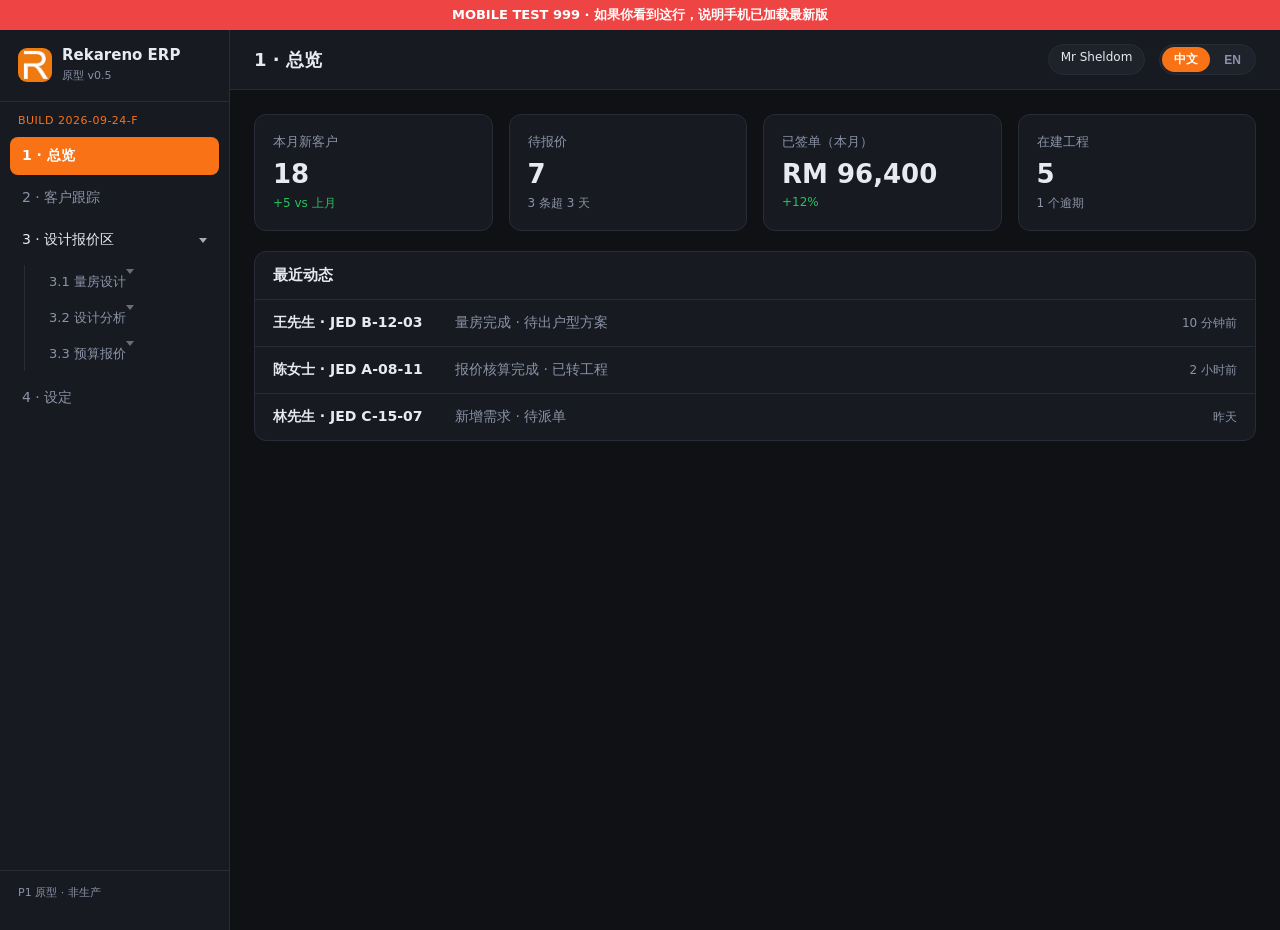
<file: index.html>
﻿<!DOCTYPE html>
<html lang="zh-CN">
<head>
<meta charset="utf-8">
<meta name="viewport" content="width=device-width, initial-scale=1">
<title>Rekareno ERP · Prototype</title>
<link rel="stylesheet" href="style.css?v=6">
</head>
<body>
<div style="background:#ef4444;color:#fff;text-align:center;font-size:13px;font-weight:700;padding:6px">MOBILE TEST 999 · 如果你看到这行，说明手机已加载最新版</div>
<div class="app">
  <aside class="sidebar" id="sidebar">
    <button class="menu-toggle" id="menuToggle" aria-label="Menu">☰</button>
    <div class="brand"><img class="logo-img" src="logo-r.png" alt="REKARENO"><div><b>Rekareno ERP</b><small data-i18n="brandSub">原型 v0.5</small></div></div>
    <div style="padding:0 18px 10px;color:#f97316;font-size:11px;letter-spacing:.5px">BUILD 2026-09-24-F</div>
    <nav id="mainNav">
      <a class="nav-item active" data-page="overview" data-i18n="nav_overview">1 · 总览</a>
      <a class="nav-item" data-page="customers" data-i18n="nav_customers">2 · 客户跟踪</a>

      <div class="nav-group">
        <a class="nav-item nav-parent" data-toggle="design" data-i18n="nav_design">3 · 设计报价区</a>
        <div class="nav-children">
          <a class="nav-child nav-parent2" data-toggle="d31" data-i18n="nav_d31">3.1 量房设计</a>
          <div class="nav-grandchildren">
            <a class="nav-grandchild" data-page="d311" data-i18n="nav_d311">3.1.1 量房设计</a>
            <a class="nav-grandchild" data-page="d312" data-i18n="nav_d312">3.1.2 户型方案</a>
          </div>
          <a class="nav-child nav-parent2" data-toggle="d32" data-i18n="nav_d32">3.2 设计分析</a>
          <div class="nav-grandchildren">
            <a class="nav-grandchild" data-page="d321" data-i18n="nav_d321">3.2.1 部门分析（设计）</a>
            <a class="nav-grandchild" data-page="d322" data-i18n="nav_d322">3.2.2 目标分析（设计）</a>
          </div>
          <a class="nav-child nav-parent2" data-toggle="d33" data-i18n="nav_d33">3.3 预算报价</a>
          <div class="nav-grandchildren">
            <a class="nav-grandchild" data-page="d331" data-i18n="nav_d331">3.3.1 预算列表</a>
            <a class="nav-grandchild" data-page="d332" data-i18n="nav_d332">3.3.2 报价核算</a>
            <a class="nav-grandchild" data-page="d333" data-i18n="nav_d333">3.3.3 个人报价</a>
          </div>
        </div>
      </div>

      <a class="nav-item" data-page="settings" data-i18n="nav_settings">4 · 设定</a>
    </nav>
    <div class="sidebar-foot" data-i18n="footNote">P1 原型 · 非生产</div>
  </aside>

  <main class="main">
    <header class="topbar">
      <h1 id="pageTitle" data-i18n="nav_overview">1 · 总览</h1>
      <div class="topbar-right">
        <span class="pill">Mr Sheldom</span>
        <div class="lang-switch">
          <button class="lang-btn active" data-lang="zh">中文</button>
          <button class="lang-btn" data-lang="en">EN</button>
        </div>
      </div>
    </header>


    <!-- ===== 1 总览 ===== -->
    <section class="page active" id="page-overview">
      <div class="cards">
        <div class="card"><div class="k" data-i18n="k_newCustomers">本月新客户</div><div class="v">18</div><div class="d up" data-i18n="k_newCustomersD">+5 vs 上月</div></div>
        <div class="card clickable" data-goto="d331"><div class="k" data-i18n="k_pendingQuotes">待报价</div><div class="v">7</div><div class="d" data-i18n="k_pendingQuotesD">3 条超 3 天</div></div>
        <div class="card"><div class="k" data-i18n="k_signed">已签单（本月）</div><div class="v">RM 96,400</div><div class="d up">+12%</div></div>
        <div class="card"><div class="k" data-i18n="k_active">在建工程</div><div class="v">5</div><div class="d" data-i18n="k_activeD">1 个逾期</div></div>
      </div>
      <div class="panel">
        <div class="panel-head"><h2 data-i18n="feedTitle">最近动态</h2></div>
        <ul class="feed">
          <li><b>王先生 · JED B-12-03</b><span data-i18n="f1">量房完成 · 待出户型方案</span><em data-i18n="t10m">10 分钟前</em></li>
          <li><b>陈女士 · JED A-08-11</b><span data-i18n="f2">报价核算完成 · 已转工程</span><em data-i18n="t2h">2 小时前</em></li>
          <li><b>林先生 · JED C-15-07</b><span data-i18n="f3">新增需求 · 待派单</span><em data-i18n="tYest">昨天</em></li>
        </ul>
      </div>
    </section>

    <!-- ===== 2 客户跟踪 ===== -->
    <section class="page" id="page-customers">
      <div class="toolbar">
        <input class="input" data-i18n-ph="ph_searchCustomer" placeholder="搜索姓名 / 电话 / 房号">
        <select class="input">
          <option data-i18n="statusAll">全部状态</option>
          <option data-i18n="st_new">新客户</option>
          <option data-i18n="st_measure">已量房</option>
          <option data-i18n="st_design">设计中</option>
          <option data-i18n="st_quoted">已报价</option>
          <option data-i18n="st_signed">已签单</option>
        </select>
        <button class="btn primary" data-i18n="btn_addCustomer">+ 新增客户</button>
      </div>
      <table class="table">
        <thead><tr>
          <th data-i18n="th_name">姓名</th><th data-i18n="th_phone">电话</th><th data-i18n="th_unit">项目/房号</th>
          <th data-i18n="th_source">来源</th><th data-i18n="th_status">状态</th><th data-i18n="th_owner">跟进人</th><th data-i18n="th_action">操作</th>
        </tr></thead>
        <tbody>
          <tr><td>王先生</td><td>012-345 6789</td><td>JED Residensi · B-12-03</td><td data-i18n="src_online">线上广告</td><td><span class="tag blue" data-i18n="st_quoted">已报价</span></td><td>Nelson</td><td><a class="link-goto" data-goto="d331" data-i18n="act_quote">看报价</a></td></tr>
          <tr><td>陈女士</td><td>019-876 5432</td><td>JED Residensi · A-08-11</td><td data-i18n="src_ref">转介绍</td><td><span class="tag green" data-i18n="st_signed">已签单</span></td><td>Jack</td><td><a class="link-goto" data-goto="d331" data-i18n="act_quote">看报价</a></td></tr>
          <tr><td>林先生</td><td>016-222 3344</td><td>JED Residensi · C-15-07</td><td data-i18n="src_showroom">展厅</td><td><span class="tag gray" data-i18n="st_new">新客户</span></td><td>—</td><td><a class="link-goto" data-goto="d311" data-i18n="act_measure">看量房</a></td></tr>
          <tr><td>黄小姐</td><td>011-999 8888</td><td>JED Residensi · D-02-09</td><td data-i18n="src_online">线上广告</td><td><span class="tag orange" data-i18n="st_design">设计中</span></td><td>Yao</td><td><a class="link-goto" data-goto="d312" data-i18n="act_plan">看方案</a></td></tr>
        </tbody>
      </table>
    </section>

    <!-- ===== 3.1.1 量房设计 ===== -->
    <section class="page" id="page-d311">
      <div class="toolbar">
        <input class="input" data-i18n-ph="ph_searchMeasure" placeholder="搜索客户 / 房号">
        <button class="btn primary" data-action="new-measure" data-i18n="btn_newMeasure">+ 新建量房</button>
      </div>
      <table class="table">
        <thead><tr>
          <th data-i18n="th_measureNo">量房单号</th><th data-i18n="th_customer">客户</th><th data-i18n="th_unit">项目/房号</th>
          <th data-i18n="th_measureDate">量房日期</th><th data-i18n="th_measurer">量房人</th><th data-i18n="th_status">状态</th><th data-i18n="th_action">操作</th>
        </tr></thead>
        <tbody>
          <tr><td>M-202609-021</td><td>王先生</td><td>JED · B-12-03</td><td>2026-09-20</td><td>Nelson</td><td><span class="tag green" data-i18n="ms_done">已完成</span></td><td><a class="link-goto" data-goto="d312" data-i18n="act_plan">看方案</a></td></tr>
          <tr><td>M-202609-019</td><td>黄小姐</td><td>JED · D-02-09</td><td>2026-09-22</td><td>Yao</td><td><span class="tag green" data-i18n="ms_done">已完成</span></td><td><a class="link-goto" data-goto="d312" data-i18n="act_plan">看方案</a></td></tr>
          <tr><td>M-202609-024</td><td>林先生</td><td>JED · C-15-07</td><td>2026-09-24</td><td>—</td><td><span class="tag orange" data-i18n="ms_pending">待量房</span></td><td><a data-i18n="act_edit">编辑</a></td></tr>
        </tbody>
      </table>
    </section>

    <!-- ===== 3.1.2 户型方案 ===== -->
    <section class="page" id="page-d312">
      <div class="toolbar">
        <input class="input" data-i18n-ph="ph_searchPlan" placeholder="搜索客户 / 方案号">
        <button class="btn primary" data-action="new-plan" data-i18n="btn_newPlan">+ 新建方案</button>
      </div>
      <table class="table">
        <thead><tr>
          <th data-i18n="th_planNo">方案号</th><th data-i18n="th_customer">客户</th><th data-i18n="th_layout">户型</th>
          <th data-i18n="th_area">面积</th><th data-i18n="th_designer">设计师</th><th data-i18n="th_status">状态</th><th data-i18n="th_action">操作</th>
        </tr></thead>
        <tbody>
          <tr><td>D-202609-008</td><td>王先生</td><td data-i18n="ly_3r2l">3房2厅</td><td>1100 sqft</td><td>Amy</td><td><span class="tag blue" data-i18n="dp_review">待确认</span></td><td><a class="link-goto" data-goto="d331" data-i18n="act_budget">去预算</a></td></tr>
          <tr><td>D-202609-007</td><td>黄小姐</td><td data-i18n="ly_2r1l">2房1厅</td><td>850 sqft</td><td>Ben</td><td><span class="tag green" data-i18n="dp_approved">已确认</span></td><td><a class="link-goto" data-goto="d331" data-i18n="act_budget">去预算</a></td></tr>
        </tbody>
      </table>
    </section>

    <!-- ===== 3.2.1 部门分析（设计） ===== -->
    <section class="page" id="page-d321">
      <div class="cards">
        <div class="card"><div class="k" data-i18n="a_deptTotal">设计部单量</div><div class="v">36</div><div class="d up" data-i18n="a_thisMonth">本月</div></div>
        <div class="card"><div class="k" data-i18n="a_avgDays">平均出图天数</div><div class="v">4.2</div><div class="d" data-i18n="a_days">天</div></div>
        <div class="card"><div class="k" data-i18n="a_convert">方案转化率</div><div class="v">62%</div><div class="d up">+4%</div></div>
      </div>
      <table class="table">
        <thead><tr><th data-i18n="th_designer">设计师</th><th data-i18n="th_planCount">方案数</th><th data-i18n="th_confirmed">已确认</th><th data-i18n="th_rate">转化率</th></tr></thead>
        <tbody>
          <tr><td>Amy</td><td>14</td><td>9</td><td>64%</td></tr>
          <tr><td>Ben</td><td>12</td><td>7</td><td>58%</td></tr>
          <tr><td>Cindy</td><td>10</td><td>7</td><td>70%</td></tr>
        </tbody>
      </table>
    </section>

    <!-- ===== 3.2.2 目标分析（设计） ===== -->
    <section class="page" id="page-d322">
      <table class="table">
        <thead><tr><th data-i18n="th_target">目标项</th><th data-i18n="th_targetVal">目标</th><th data-i18n="th_actual">实际</th><th data-i18n="th_gap">差距</th><th data-i18n="th_progress">进度</th></tr></thead>
        <tbody>
          <tr><td data-i18n="g_planTarget">本月方案新增</td><td>40</td><td>36</td><td>-4</td><td><div class="bar"><i style="width:90%"></i></div>90%</td></tr>
          <tr><td data-i18n="g_quoteTarget">本月报价完成</td><td>25</td><td>21</td><td>-4</td><td><div class="bar"><i style="width:84%"></i></div>84%</td></tr>
          <tr><td data-i18n="g_convertTarget">方案转化率</td><td>65%</td><td>62%</td><td>-3%</td><td><div class="bar"><i style="width:95%"></i></div>95%</td></tr>
        </tbody>
      </table>
    </section>

    <!-- ===== 3.3.1 预算列表 ===== -->
    <section class="page" id="page-d331">
      <div class="toolbar">
        <input class="input" data-i18n-ph="ph_searchBudget" placeholder="搜索客户 / 预算单号">
        <select class="input">
          <option data-i18n="bsAll">全部状态</option>
          <option data-i18n="bs_draft">草稿</option>
          <option data-i18n="bs_review">待核算</option>
          <option data-i18n="bs_done">已核算</option>
        </select>
        <button class="btn primary" data-action="new-budget" data-i18n="btn_newBudget">+ 新建预算</button>
      </div>
      <table class="table">
        <thead><tr>
          <th data-i18n="th_budgetNo">预算单号</th><th data-i18n="th_customer">客户</th><th data-i18n="th_unit">项目/房号</th>
          <th data-i18n="th_amount">金额 (RM)</th><th data-i18n="th_status">状态</th><th data-i18n="th_action">操作</th>
        </tr></thead>
        <tbody>
          <tr><td>B-202609-014</td><td>王先生</td><td>JED · B-12-03</td><td>34,580</td><td><span class="tag orange" data-i18n="bs_review">待核算</span></td><td><a class="link-goto" data-goto="d332" data-i18n="act_calc">去核算</a></td></tr>
          <tr><td>B-202609-013</td><td>黄小姐</td><td>JED · D-02-09</td><td>26,800</td><td><span class="tag gray" data-i18n="bs_draft">草稿</span></td><td><a data-i18n="act_edit">编辑</a></td></tr>
          <tr><td>B-202609-011</td><td>陈女士</td><td>JED · A-08-11</td><td>41,200</td><td><span class="tag green" data-i18n="bs_done">已核算</span></td><td><a class="link-goto" data-goto="d333" data-i18n="act_view">查看明细</a></td></tr>
        </tbody>
      </table>
    </section>

    <!-- ===== 3.3.2 报价核算 ===== -->
    <section class="page" id="page-d332">
      <div class="detail-head">
        <div>
          <div class="dh-no">B-202609-014 <span class="tag orange" data-i18n="bs_review">待核算</span></div>
          <div class="dh-sub"><span data-i18n="d_customer">客户</span>: 王先生 · JED Residensi B-12-03</div>
        </div>
        <div class="detail-actions">
          <button class="btn" data-action="recalc" data-i18n="btn_recalc">重新核算</button>
          <button class="btn primary" data-action="approve" data-i18n="btn_approve">核准报价</button>
        </div>
      </div>
      <table class="table detail-table">
        <thead><tr><th data-i18n="th_itemName">项目名称</th><th data-i18n="th_qty">数量</th><th data-i18n="th_unitPrice">单价 (RM)</th><th data-i18n="th_subtotal">小计 (RM)</th></tr></thead>
        <tbody>
          <tr><td data-i18n="it_ceiling">石膏板吊顶</td><td>45 ft</td><td>35.00</td><td>1,575.00</td></tr>
          <tr><td data-i18n="it_wardrobe">衣柜定制</td><td>12 ft</td><td>480.00</td><td>5,760.00</td></tr>
          <tr><td data-i18n="it_kitchen">厨房橱柜</td><td>14 ft</td><td>620.00</td><td>8,680.00</td></tr>
          <tr><td data-i18n="it_paint">全屋油漆</td><td>1100 sqft</td><td>3.50</td><td>3,850.00</td></tr>
          <tr><td data-i18n="it_tiling">地砖铺贴</td><td>850 sqft</td><td>8.50</td><td>7,225.00</td></tr>
          <tr><td data-i18n="it_wiring">水电改造</td><td>60 point</td><td>85.00</td><td>5,100.00</td></tr>
          <tr><td data-i18n="it_lighting">灯具安装</td><td>38 pcs</td><td>25.00</td><td>950.00</td></tr>
          <tr><td data-i18n="it_floor">地板铺装</td><td>120 sqft</td><td>12.00</td><td>1,440.00</td></tr>
        </tbody>
      </table>
      <div class="totals">
        <div class="trow"><span data-i18n="t_subtotal">小计</span><b>RM 34,580.00</b></div>
        <div class="trow"><span data-i18n="t_discount">折扣 (-5%)</span><b class="minus">- RM 1,729.00</b></div>
        <div class="trow"><span data-i18n="t_tax">税</span><b>RM 0.00</b></div>
        <div class="trow grand"><span data-i18n="t_total">总计</span><b>RM 32,851.00</b></div>
      </div>
    </section>

    <!-- ===== 3.3.3 个人报价 ===== -->
    <section class="page" id="page-d333">
      <div class="cards">
        <div class="card"><div class="k" data-i18n="p_myQuotes">我的报价单</div><div class="v">9</div><div class="d" data-i18n="a_thisMonth">本月</div></div>
        <div class="card"><div class="k" data-i18n="p_myAmount">我的报价金额</div><div class="v">RM 268,400</div><div class="d up">+18%</div></div>
        <div class="card"><div class="k" data-i18n="p_myConvert">我的转化率</div><div class="v">58%</div><div class="d" data-i18n="p_teamAvg">团队均值 62%</div></div>
      </div>
      <table class="table">
        <thead><tr><th data-i18n="th_quoteNo">报价单号</th><th data-i18n="th_customer">客户</th><th data-i18n="th_amount">金额 (RM)</th><th data-i18n="th_status">状态</th></tr></thead>
        <tbody>
          <tr><td>B-202609-014</td><td>王先生</td><td>32,851</td><td><span class="tag blue" data-i18n="qs_sent">已发出</span></td></tr>
          <tr><td>B-202609-009</td><td>张先生</td><td>48,200</td><td><span class="tag green" data-i18n="qs_accepted">已接受</span></td></tr>
          <tr><td>B-202609-006</td><td>刘小姐</td><td>29,600</td><td><span class="tag gray" data-i18n="qs_draft">草稿</span></td></tr>
        </tbody>
      </table>
    </section>

    <!-- ===== 4 设定 ===== -->
    <section class="page" id="page-settings">
      <div class="panel">
        <div class="panel-head"><h2 data-i18n="set_langTitle">语言</h2></div>
        <div class="set-row">
          <div><b data-i18n="set_langLabel">界面语言</b><div class="set-hint" data-i18n="set_langHint">切换后全站生效，并记住你的选择</div></div>
          <div class="lang-switch">
            <button class="lang-btn active" data-lang="zh">中文</button>
            <button class="lang-btn" data-lang="en">EN</button>
          </div>
        </div>
      </div>
      <div class="panel">
        <div class="panel-head"><h2 data-i18n="set_companyTitle">公司信息</h2></div>
        <div class="set-row"><div><b data-i18n="set_companyName">公司名称</b></div><div class="set-val">Rekareno · Simbaplus Engineering (M) Sdn Bhd</div></div>
        <div class="set-row"><div><b data-i18n="set_currency">货币</b></div><div class="set-val">MYR (RM)</div></div>
        <div class="set-row"><div><b data-i18n="set_defaultLang">默认语言</b></div><div class="set-val" data-i18n="set_defaultLangVal">中文</div></div>
      </div>
      <div class="panel">
        <div class="panel-head"><h2 data-i18n="set_quoteTitle">报价设定</h2></div>
        <div class="set-row"><div><b data-i18n="set_taxRate">默认税率</b></div><div class="set-val">0%</div></div>
        <div class="set-row"><div><b data-i18n="set_discount">默认折扣</b></div><div class="set-val">5%</div></div>
        <div class="set-row"><div><b data-i18n="set_validity">报价默认有效期</b></div><div class="set-val">14 <span data-i18n="set_days">天</span></div></div>
      </div>
    </section>
  </main>
</div>

<script>
const I18N = {
  zh: {
    brandSub:"原型 v0.5", footNote:"P1 原型 · 非生产",
    nav_overview:"1 · 总览", nav_customers:"2 · 客户跟踪", nav_settings:"4 · 设定",
    nav_design:"3 · 设计报价区", nav_d31:"3.1 量房设计", nav_d32:"3.2 设计分析", nav_d33:"3.3 预算报价",
    nav_d311:"3.1.1 量房设计", nav_d312:"3.1.2 户型方案", nav_d321:"3.2.1 部门分析（设计）", nav_d322:"3.2.2 目标分析（设计）",
    nav_d331:"3.3.1 预算列表", nav_d332:"3.3.2 报价核算", nav_d333:"3.3.3 个人报价",
    k_newCustomers:"本月新客户", k_newCustomersD:"+5 vs 上月", k_pendingQuotes:"待报价", k_pendingQuotesD:"3 条超 3 天",
    k_signed:"已签单（本月）", k_active:"在建工程", k_activeD:"1 个逾期",
    feedTitle:"最近动态", f1:"量房完成 · 待出户型方案", f2:"报价核算完成 · 已转工程", f3:"新增需求 · 待派单",
    t10m:"10 分钟前", t2h:"2 小时前", tYest:"昨天",
    ph_searchCustomer:"搜索姓名 / 电话 / 房号", ph_searchMeasure:"搜索客户 / 房号", ph_searchPlan:"搜索客户 / 方案号", ph_searchBudget:"搜索客户 / 预算单号",
    statusAll:"全部状态", st_new:"新客户", st_measure:"已量房", st_design:"设计中", st_quoted:"已报价", st_signed:"已签单",
    btn_addCustomer:"+ 新增客户", btn_newMeasure:"+ 新建量房", btn_newPlan:"+ 新建方案", btn_newBudget:"+ 新建预算",
    act_quote:"看报价", act_measure:"看量房", act_plan:"看方案", act_budget:"去预算", act_calc:"去核算", act_view:"查看明细", act_edit:"编辑",
    th_name:"姓名", th_phone:"电话", th_unit:"项目/房号", th_source:"来源", th_status:"状态", th_owner:"跟进人", th_action:"操作",
    th_measureNo:"量房单号", th_measureDate:"量房日期", th_measurer:"量房人",
    th_planNo:"方案号", th_layout:"户型", th_area:"面积", th_designer:"设计师",
    th_budgetNo:"预算单号", th_amount:"金额 (RM)", th_quoteNo:"报价单号",
    th_designer2:"设计师", th_planCount:"方案数", th_confirmed:"已确认", th_rate:"转化率",
    th_target:"目标项", th_targetVal:"目标", th_actual:"实际", th_gap:"差距", th_progress:"进度",
    th_itemName:"项目名称", th_qty:"数量", th_unitPrice:"单价 (RM)", th_subtotal:"小计 (RM)",
    catAll:"全部类别", cat_carpentry:"木工", cat_custom:"定制", cat_paint:"油漆", cat_tiling:"泥水", cat_wiring:"水电",
    it_ceiling:"石膏板吊顶", it_wardrobe:"衣柜定制", it_kitchen:"厨房橱柜", it_paint:"全屋油漆",
    it_tiling:"地砖铺贴", it_wiring:"水电改造", it_lighting:"灯具安装", it_floor:"地板铺装",
    ms_done:"已完成", ms_pending:"待量房", dp_review:"待确认", dp_approved:"已确认",
    bsAll:"全部状态", bs_draft:"草稿", bs_review:"待核算", bs_done:"已核算",
    qs_draft:"草稿", qs_sent:"已发出", qs_accepted:"已接受", qs_rejected:"已拒绝",
    d_customer:"客户", d_layout:"户型", d_valid:"有效期", d_owner:"负责人",
    ly_3r2l:"3房2厅", ly_2r1l:"2房1厅",
    t_subtotal:"小计", t_discount:"折扣 (-5%)", t_tax:"税", t_total:"总计",
    btn_recalc:"重新核算", btn_approve:"核准报价",
    a_deptTotal:"设计部单量", a_thisMonth:"本月", a_avgDays:"平均出图天数", a_days:"天", a_convert:"方案转化率",
    g_planTarget:"本月方案新增", g_quoteTarget:"本月报价完成", g_convertTarget:"方案转化率",
    p_myQuotes:"我的报价单", p_myAmount:"我的报价金额", p_myConvert:"我的转化率", p_teamAvg:"团队均值 62%",
    set_langTitle:"语言", set_langLabel:"界面语言", set_langHint:"切换后全站生效，并记住你的选择",
    set_companyTitle:"公司信息", set_companyName:"公司名称", set_currency:"货币", set_defaultLang:"默认语言", set_defaultLangVal:"中文",
    set_quoteTitle:"报价设定", set_taxRate:"默认税率", set_discount:"默认折扣", set_validity:"报价默认有效期", set_days:"天",
    src_online:"线上广告", src_ref:"转介绍", src_showroom:"展厅"
  },
  en: {
    brandSub:"Prototype v0.5", footNote:"P1 Prototype · Non-production",
    nav_overview:"1 · Overview", nav_customers:"2 · Customer Tracking", nav_settings:"4 · Settings",
    nav_design:"3 · Design & Quotation", nav_d31:"3.1 Measurement", nav_d32:"3.2 Design Analysis", nav_d33:"3.3 Budget & Quote",
    nav_d311:"3.1.1 Measurement", nav_d312:"3.1.2 Layout Plan", nav_d321:"3.2.1 Dept Analysis (Design)", nav_d322:"3.2.2 Target Analysis (Design)",
    nav_d331:"3.3.1 Budget List", nav_d332:"3.3.2 Quote Costing", nav_d333:"3.3.3 My Quotes",
    k_newCustomers:"New Customers (MTD)", k_newCustomersD:"+5 vs last month", k_pendingQuotes:"Pending Quotes", k_pendingQuotesD:"3 over 3 days",
    k_signed:"Signed (MTD)", k_active:"Active Projects", k_activeD:"1 overdue",
    feedTitle:"Recent Activity", f1:"Measurement done · awaiting layout", f2:"Costing approved · moved to projects", f3:"New request · unassigned",
    t10m:"10 min ago", t2h:"2 hours ago", tYest:"Yesterday",
    ph_searchCustomer:"Search name / phone / unit", ph_searchMeasure:"Search customer / unit", ph_searchPlan:"Search customer / plan no.", ph_searchBudget:"Search customer / budget no.",
    statusAll:"All statuses", st_new:"New", st_measure:"Measured", st_design:"Designing", st_quoted:"Quoted", st_signed:"Signed",
    btn_addCustomer:"+ Add Customer", btn_newMeasure:"+ New Measurement", btn_newPlan:"+ New Plan", btn_newBudget:"+ New Budget",
    act_quote:"View Quote", act_measure:"View Measurement", act_plan:"View Plan", act_budget:"To Budget", act_calc:"To Costing", act_view:"View Detail", act_edit:"Edit",
    th_name:"Name", th_phone:"Phone", th_unit:"Project / Unit", th_source:"Source", th_status:"Status", th_owner:"Owner", th_action:"Action",
    th_measureNo:"Measurement No.", th_measureDate:"Measure Date", th_measurer:"Measured By",
    th_planNo:"Plan No.", th_layout:"Layout", th_area:"Area", th_designer:"Designer",
    th_budgetNo:"Budget No.", th_amount:"Amount (RM)", th_quoteNo:"Quote No.",
    th_designer2:"Designer", th_planCount:"Plans", th_confirmed:"Confirmed", th_rate:"Conversion",
    th_target:"Target Item", th_targetVal:"Target", th_actual:"Actual", th_gap:"Gap", th_progress:"Progress",
    th_itemName:"Item Name", th_qty:"Qty", th_unitPrice:"Unit Price (RM)", th_subtotal:"Subtotal (RM)",
    catAll:"All categories", cat_carpentry:"Carpentry", cat_custom:"Custom", cat_paint:"Painting", cat_tiling:"Masonry", cat_wiring:"Plumbing & Electrical",
    it_ceiling:"Gypsum Ceiling", it_wardrobe:"Custom Wardrobe", it_kitchen:"Kitchen Cabinet", it_paint:"Whole-unit Painting",
    it_tiling:"Floor Tiling", it_wiring:"Wiring & Plumbing", it_lighting:"Lighting Installation", it_floor:"Flooring",
    ms_done:"Completed", ms_pending:"Pending", dp_review:"Pending Review", dp_approved:"Approved",
    bsAll:"All statuses", bs_draft:"Draft", bs_review:"Pending Costing", bs_done:"Costed",
    qs_draft:"Draft", qs_sent:"Sent", qs_accepted:"Accepted", qs_rejected:"Rejected",
    d_customer:"Customer", d_layout:"Layout", d_valid:"Valid Until", d_owner:"Owner",
    ly_3r2l:"3BR2LR", ly_2r1l:"2BR1LR",
    t_subtotal:"Subtotal", t_discount:"Discount (-5%)", t_tax:"Tax", t_total:"Total",
    btn_recalc:"Recalculate", btn_approve:"Approve Quote",
    a_deptTotal:"Design Dept Volume", a_thisMonth:"This month", a_avgDays:"Avg. Drawing Days", a_days:"days", a_convert:"Plan Conversion",
    g_planTarget:"New Plans (MTD)", g_quoteTarget:"Quotes Completed (MTD)", g_convertTarget:"Plan Conversion",
    p_myQuotes:"My Quotes", p_myAmount:"My Quote Value", p_myConvert:"My Conversion", p_teamAvg:"Team avg. 62%",
    set_langTitle:"Language", set_langLabel:"Interface Language", set_langHint:"Applies site-wide and remembers your choice",
    set_companyTitle:"Company", set_companyName:"Company Name", set_currency:"Currency", set_defaultLang:"Default Language", set_defaultLangVal:"Chinese",
    set_quoteTitle:"Quotation Settings", set_taxRate:"Default Tax Rate", set_discount:"Default Discount", set_validity:"Default Quote Validity", set_days:"days",
    src_online:"Online Ads", src_ref:"Referral", src_showroom:"Showroom"
  }
};

let LANG='zh';
const TITLE_KEY={
  overview:'nav_overview', customers:'nav_customers', settings:'nav_settings',
  d311:'nav_d311', d312:'nav_d312', d321:'nav_d321', d322:'nav_d322',
  d331:'nav_d331', d332:'nav_d332', d333:'nav_d333'
};
const TITLE_TXT={
  zh:{nav_d311:"3.1.1 量房设计",nav_d312:"3.1.2 户型方案",nav_d321:"3.2.1 部门分析（设计）",nav_d322:"3.2.2 目标分析（设计）",nav_d331:"3.3.1 预算列表",nav_d332:"3.3.2 报价核算",nav_d333:"3.3.3 个人报价"},
  en:{nav_d311:"3.1.1 Measurement",nav_d312:"3.1.2 Layout Plan",nav_d321:"3.2.1 Dept Analysis (Design)",nav_d322:"3.2.2 Target Analysis (Design)",nav_d331:"3.3.1 Budget List",nav_d332:"3.3.2 Quote Costing",nav_d333:"3.3.3 My Quotes"}
};
let CURRENT_PAGE='overview';

function refreshTitle(){
  const t = TITLE_TXT[LANG][TITLE_KEY[CURRENT_PAGE]] || I18N[LANG][TITLE_KEY[CURRENT_PAGE]];
  const el=document.getElementById('pageTitle'); if(el) el.textContent=t;
}
function applyLang(lang){
  LANG=lang; const d=I18N[lang];
  document.querySelectorAll('[data-i18n]').forEach(el=>{const k=el.getAttribute('data-i18n'); if(d[k]) el.textContent=d[k];});
  document.querySelectorAll('[data-i18n-ph]').forEach(el=>{const k=el.getAttribute('data-i18n-ph'); if(d[k]) el.setAttribute('placeholder',d[k]);});
  document.querySelectorAll('.lang-btn').forEach(b=>b.classList.toggle('active', b.dataset.lang===lang));
  document.documentElement.lang=(lang==='zh'?'zh-CN':'en');
  try{localStorage.setItem('rekareno_lang',lang);}catch(e){}
  refreshTitle();
}
function goPage(p){
  CURRENT_PAGE=p;
  document.querySelectorAll('.nav-item[data-page]').forEach(x=>x.classList.toggle('active', x.dataset.page===p));
  document.querySelectorAll('.nav-child,.nav-grandchild').forEach(x=>x.classList.toggle('active', x.dataset.page===p));
  document.querySelectorAll('.page').forEach(x=>x.classList.remove('active'));
  const el=document.getElementById('page-'+p); if(el) el.classList.add('active');
  refreshTitle();
}
document.querySelectorAll('.nav-item[data-page]').forEach(a=>a.onclick=()=>goPage(a.dataset.page));
document.querySelectorAll('.nav-parent').forEach(a=>a.onclick=()=>{
  const box=a.nextElementSibling; const open=box.classList.toggle('open'); a.classList.toggle('open', open);
});
document.querySelectorAll('.nav-parent2').forEach(a=>a.onclick=e=>{
  e.stopPropagation(); const box=a.nextElementSibling; const open=box.classList.toggle('open'); a.classList.toggle('open', open);
});
document.querySelectorAll('.nav-grandchild').forEach(a=>a.onclick=e=>{ e.stopPropagation(); goPage(a.dataset.page); });
document.querySelectorAll('.nav-child[data-page]').forEach(a=>a.onclick=e=>{ e.stopPropagation(); goPage(a.dataset.page); });
document.querySelectorAll('.lang-btn').forEach(b=>b.onclick=()=>applyLang(b.dataset.lang));
document.querySelectorAll('[data-goto]').forEach(el=>el.onclick=()=>goPage(el.dataset.goto));
document.querySelectorAll('[data-action]').forEach(btn=>btn.onclick=()=>{
  const M={
    'new-measure':{zh:'新建量房：正式版将打开量房单录入',en:'New Measurement: live build opens the measurement form'},
    'new-plan':{zh:'新建方案：正式版将打开户型方案编辑',en:'New Plan: live build opens the layout editor'},
    'new-budget':{zh:'新建预算：正式版将从报价项库拉取价格',en:'New Budget: live build pulls prices from the item library'},
    'recalc':{zh:'重新核算：正式版将按最新单价重算',en:'Recalculate: live build recomputes with latest unit prices'},
    'approve':{zh:'核准报价：正式版将锁定并生成正式报价单',en:'Approve Quote: live build locks and issues the official quote'}
  }[btn.dataset.action];
  if(M) alert(LANG==='zh'?M.zh:M.en);
});
document.querySelectorAll('.nav-children').forEach(el=>el.classList.add('open'));
document.querySelectorAll('.nav-parent,.nav-parent2').forEach(el=>el.classList.add('open'));
// 手机端：汉堡按钮展开/收起侧栏
try{
  var mt=document.getElementById('menuToggle'), sb=document.getElementById('sidebar');
  if(mt&&sb){
    if(window.matchMedia('(max-width:900px)').matches){ sb.classList.add('collapsed'); }
    mt.addEventListener('click',function(){
      sb.classList.toggle('collapsed');
      mt.textContent = sb.classList.contains('collapsed') ? '☰' : '✕';
    });
    document.querySelectorAll('.nav-item[data-page],.nav-grandchild,.nav-child[data-page]').forEach(function(el){
      el.addEventListener('click',function(){ if(window.matchMedia('(max-width:900px)').matches){ sb.classList.add('collapsed'); mt.textContent='☰'; } });
    });
  }
}catch(e){}
let saved='zh';
try{saved=localStorage.getItem('rekareno_lang')||'zh';}catch(e){}
applyLang(saved);
</script>
</body>
</html>
</file>
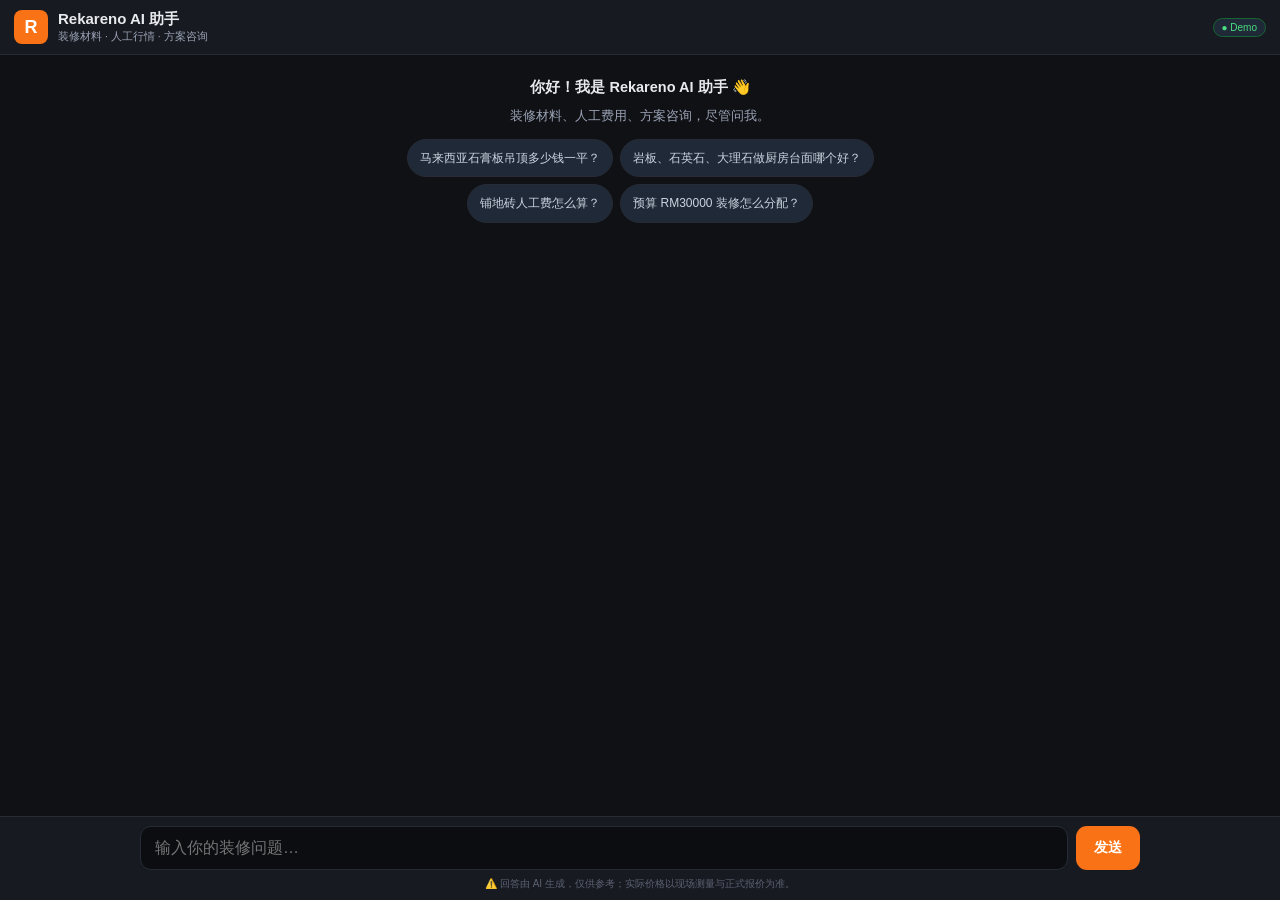
<file: ai.html>
<!DOCTYPE html>
<html lang="zh">
<head>
<meta charset="UTF-8">
<meta name="viewport" content="width=device-width, initial-scale=1.0, maximum-scale=1.0, user-scalable=no">
<title>Rekareno AI 助手 · Demo</title>
<style>
  :root{--orange:#f97316;--orange2:#ea580c;--dark:#0f1115;--panel:#171a21;
        --muted:#9aa2b4;--line:#262b36;}
  *{box-sizing:border-box;margin:0;padding:0}
  html,body{height:100%}
  body{background:var(--dark);color:#e8eaed;font-family:"Microsoft YaHei",
       -apple-system,Segoe UI,sans-serif;height:100vh;height:100dvh;
       display:flex;flex-direction:column;overflow:hidden}
  header{background:var(--panel);border-bottom:1px solid var(--line);
         padding:10px 14px;display:flex;align-items:center;gap:10px;flex:0 0 auto}
  .logo{width:34px;height:34px;border-radius:8px;background:var(--orange);
        display:flex;align-items:center;justify-content:center;font-weight:800;
        font-size:18px;color:#fff;flex:0 0 auto}
  .ttl{font-size:15px;font-weight:700;line-height:1.2}
  .sub{font-size:10.5px;color:var(--muted);margin-top:2px}
  .pill{margin-left:auto;font-size:10px;background:#1f2937;color:#4ade80;
        padding:3px 8px;border-radius:20px;border:1px solid #166534;white-space:nowrap}
  #chat{flex:1 1 auto;overflow-y:auto;padding:14px 12px;display:flex;
        flex-direction:column;gap:12px;-webkit-overflow-scrolling:touch}
  .msg{max-width:86%;padding:10px 14px;border-radius:14px;font-size:14px;
       line-height:1.6;white-space:pre-wrap;word-wrap:break-word}
  .me{align-self:flex-end;background:var(--orange);color:#fff;
      border-bottom-right-radius:4px}
  .ai{align-self:flex-start;background:var(--panel);border:1px solid var(--line);
      border-bottom-left-radius:4px;color:#dfe3e8}
  .ai b{color:var(--orange)}
  .err{align-self:flex-start;background:#2a1518;border:1px solid #7f1d1d;
       color:#fca5a5;font-size:12.5px;padding:9px 13px;border-radius:12px;max-width:88%}
  .think{align-self:flex-start;color:var(--muted);font-size:12px;padding-left:6px}
  .welcome{align-self:center;text-align:center;color:var(--muted);font-size:12.5px;
           padding:6px 0;line-height:1.7;max-width:520px}
  .welcome h3{color:#e8eaed;font-size:14.5px;margin-bottom:6px}
  .chips{display:flex;flex-wrap:wrap;gap:7px;justify-content:center;margin-top:12px}
  .chip{background:#1f2937;border:1px solid var(--line);color:#cbd5e1;
        padding:8px 12px;border-radius:20px;font-size:12px;cursor:pointer;
        transition:.15s}
  .chip:hover{border-color:var(--orange);color:var(--orange)}
  footer{flex:0 0 auto;border-top:1px solid var(--line);padding:9px 10px calc(9px + env(safe-area-inset-bottom));
         background:var(--panel)}
  .bar{display:flex;gap:8px;max-width:1000px;margin:0 auto;width:100%}
  input{flex:1;min-width:0;background:#0b0d11;border:1px solid var(--line);color:#e8eaed;
        padding:12px 14px;border-radius:11px;font-size:16px;outline:none;
        font-family:inherit}
  input:focus{border-color:var(--orange)}
  button{background:var(--orange);border:none;color:#fff;padding:0 18px;
         border-radius:11px;font-size:14px;font-weight:700;cursor:pointer;
         font-family:inherit;flex:0 0 auto}
  button:hover{background:var(--orange2)}
  button:disabled{opacity:.5;cursor:not-allowed}
  .disc{text-align:center;color:#5b6272;font-size:10px;margin-top:7px}
</style>
</head>
<body>
<header>
  <div class="logo">R</div>
  <div>
    <div class="ttl">Rekareno AI 助手</div>
    <div class="sub">装修材料 · 人工行情 · 方案咨询</div>
  </div>
  <div class="pill" id="status">● Demo</div>
</header>

<div id="chat">
  <div class="welcome" id="welcome">
    <h3>你好！我是 Rekareno AI 助手 👋</h3>
    装修材料、人工费用、方案咨询，尽管问我。
    <div class="chips">
      <div class="chip">马来西亚石膏板吊顶多少钱一平？</div>
      <div class="chip">岩板、石英石、大理石做厨房台面哪个好？</div>
      <div class="chip">铺地砖人工费怎么算？</div>
      <div class="chip">预算 RM30000 装修怎么分配？</div>
    </div>
  </div>
</div>

<footer>
  <div class="bar">
    <input id="q" placeholder="输入你的装修问题…" autocomplete="off">
    <button id="send">发送</button>
  </div>
  <div class="disc">⚠️ 回答由 AI 生成，仅供参考；实际价格以现场测量与正式报价为准。</div>
</footer>

<script>
/* Rekareno AI 助手 Demo — 通过本机代理调用，Key 不进前端 */
var ENDPOINT = "/api/chat";

var SYSTEM = "你是 Rekareno 平台的装修咨询 AI 助手，服务马来西亚（尤其雪隆一带）的业主。\n"
 + "专长：\n"
 + "1. 装修材料性质对比（岩板/石英石/大理石、地砖、地板、油漆、板材等）\n"
 + "2. 材料与人工的市场行情价格（马来西亚，以 RM 计价）\n"
 + "3. 装修方案与预算分配建议\n"
 + "回答要求：\n"
 + "- 用中文，条理清晰，分点作答\n"
 + "- 涉及价格时给出合理区间，并注明「仅为市场参考价，实际以现场报价为准」\n"
 + "- 不确定的不要编造，直接说明需要现场评估\n"
 + "- 语气亲切专业，像一个懂行的装修顾问";

var chat = document.getElementById('chat');
var q = document.getElementById('q');
var send = document.getElementById('send');
var welcome = document.getElementById('welcome');
var statusEl = document.getElementById('status');

function addMsg(cls, text){
  var d = document.createElement('div');
  d.className = 'msg ' + cls;
  d.textContent = text;
  chat.appendChild(d);
  chat.scrollTop = chat.scrollHeight;
  return d;
}

function ask(question){
  question = (question || '').trim();
  if(!question) return;
  if(welcome) welcome.remove();
  addMsg('me', question);
  q.value = '';
  send.disabled = true;

  var thinking = document.createElement('div');
  thinking.className = 'think';
  thinking.textContent = 'AI 正在思考…';
  chat.appendChild(thinking);
  chat.scrollTop = chat.scrollHeight;

  fetch(ENDPOINT, {
    method: 'POST',
    headers: { 'Content-Type': 'application/json' },
    body: JSON.stringify({ message: question, system: SYSTEM })
  }).then(function(r){ return r.json(); }).then(function(data){
    thinking.remove();
    if(data.reply){
      var el = addMsg('ai', data.reply);
      el.innerHTML = el.textContent.replace(/\*\*(.+?)\*\*/g, '<b>$1</b>');
    } else {
      var e = document.createElement('div');
      e.className = 'err';
      e.textContent = '❌ ' + (data.error || '未收到回复');
      chat.appendChild(e);
    }
    send.disabled = false;
    q.focus();
    chat.scrollTop = chat.scrollHeight;
  }).catch(function(err){
    thinking.remove();
    var er = document.createElement('div');
    er.className = 'err';
    er.textContent = '❌ 连接失败：' + err.message;
    chat.appendChild(er);
    send.disabled = false;
  });
}

send.onclick = function(){ ask(q.value); };
q.addEventListener('keydown', function(e){ if(e.key === 'Enter') ask(q.value); });
var chips = document.querySelectorAll('.chip');
for(var i=0;i<chips.length;i++){
  (function(c){ c.onclick = function(){ ask(c.textContent); }; })(chips[i]);
}
</script>
</body>
</html>
</file>
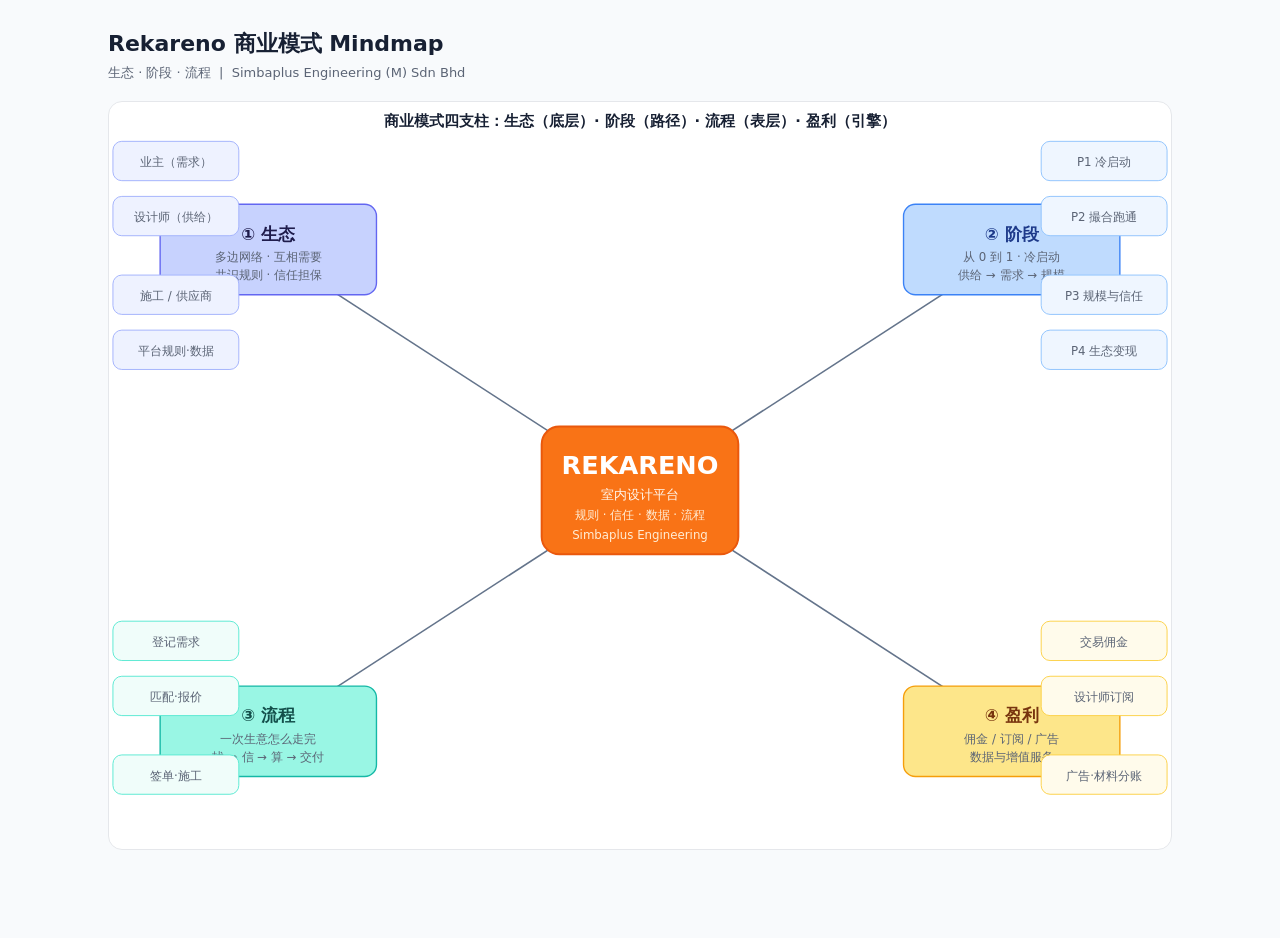
<file: mindmap.html>
<!doctype html>
<meta charset="utf-8" />
<meta name="viewport" content="width=device-width, initial-scale=1" />
<title>Rekareno 商业模式 mindmap</title>
<style>
  :root {
    --bg: #f8fafc;
    --fg: #172033;
    --muted: #5b6475;
    --line: #64748b;
    --orange: #f97316;
    --orange2: #ea580c;
    --orange-soft: #fed7aa;
    --blue: #bfdbfe;
    --indigo: #c7d2fe;
    --teal: #99f6e4;
    --amber: #fde68a;
  }
  * { box-sizing: border-box; }
  body {
    margin: 0;
    background: var(--bg);
    color: var(--fg);
    font: 14px/1.45 ui-sans-serif, system-ui, -apple-system, "Segoe UI", "Microsoft YaHei", sans-serif;
  }
  main { max-width: 1100px; margin: 28px auto; padding: 0 18px 60px; }
  h1 { font-size: 22px; margin: 0 0 4px; }
  .sub { color: var(--muted); font-size: 13px; margin-bottom: 18px; }
  svg { width: 100%; height: auto; display: block; background: #fff; border-radius: 14px; border: 1px solid #e5e7eb; }
  .wrap { overflow-x: auto; -webkit-overflow-scrolling: touch; }
  .t { font-weight: 700; }
  .h { font-weight: 650; }
  .s { font-size: 12px; fill: #5b6475; }
  @media (max-width: 700px) { svg { min-width: 900px; } }
</style>
<main>
  <h1>Rekareno 商业模式 Mindmap</h1>
  <div class="sub">生态 · 阶段 · 流程 &nbsp;|&nbsp; Simbaplus Engineering (M) Sdn Bhd</div>
  <div class="wrap">
  <svg viewBox="0 0 1080 760" xmlns="http://www.w3.org/2000/svg" role="img" aria-label="Rekareno business model mindmap">
    <defs>
      <marker id="arw" viewBox="0 0 10 10" refX="9" refY="5" markerWidth="7" markerHeight="7" orient="auto-start-reverse">
        <path d="M0,0 L10,5 L0,10 z" fill="#64748b"/>
      </marker>
    </defs>

    <!-- ============ connectors first ============ -->
    <!-- center to 4 pillars -->
    <path class="edge" d="M540,395 L162,150" stroke="#64748b" stroke-width="1.6" fill="none" marker-end="url(#arw)"/>
    <path class="edge" d="M540,395 L918,150" stroke="#64748b" stroke-width="1.6" fill="none" marker-end="url(#arw)"/>
    <path class="edge" d="M540,395 L162,640" stroke="#64748b" stroke-width="1.6" fill="none" marker-end="url(#arw)"/>
    <path class="edge" d="M540,395 L918,640" stroke="#64748b" stroke-width="1.6" fill="none" marker-end="url(#arw)"/>

    <!-- pillar1 leaves -->
    <path class="edge" d="M162,150 L44,60" />
    <path class="edge" d="M162,150 L44,116" />
    <path class="edge" d="M162,150 L44,196" />
    <path class="edge" d="M162,150 L44,252" />
    <!-- pillar2 leaves -->
    <path class="edge" d="M918,150 L1036,60" />
    <path class="edge" d="M918,150 L1036,116" />
    <path class="edge" d="M918,150 L1036,196" />
    <path class="edge" d="M918,150 L1036,252" />
    <!-- pillar3 leaves -->
    <path class="edge" d="M162,640 L44,548" />
    <path class="edge" d="M162,640 L44,604" />
    <path class="edge" d="M162,640 L44,684" />
    <!-- pillar4 leaves -->
    <path class="edge" d="M918,640 L1036,548" />
    <path class="edge" d="M918,640 L1036,604" />
    <path class="edge" d="M918,640 L1036,684" />

    <!-- ============ pillar cards ============ -->
    <!-- 1 生态 -->
    <rect x="52" y="104" width="220" height="92" rx="12" fill="#c7d2fe" stroke="#6366f1" stroke-width="1.4"/>
    <text class="h" x="162" y="140" text-anchor="middle" font-size="17" fill="#1e1b4b">① 生态</text>
    <text class="s" x="162" y="162" text-anchor="middle" fill="#312e81">多边网络 · 互相需要</text>
    <text class="s" x="162" y="180" text-anchor="middle" fill="#312e81">共识规则 · 信任担保</text>

    <!-- 2 阶段 -->
    <rect x="808" y="104" width="220" height="92" rx="12" fill="#bfdbfe" stroke="#3b82f6" stroke-width="1.4"/>
    <text class="h" x="918" y="140" text-anchor="middle" font-size="17" fill="#1e3a8a">② 阶段</text>
    <text class="s" x="918" y="162" text-anchor="middle" fill="#1e40af">从 0 到 1 · 冷启动</text>
    <text class="s" x="918" y="180" text-anchor="middle" fill="#1e40af">供给 → 需求 → 规模</text>

    <!-- 3 流程 -->
    <rect x="52" y="594" width="220" height="92" rx="12" fill="#99f6e4" stroke="#14b8a6" stroke-width="1.4"/>
    <text class="h" x="162" y="630" text-anchor="middle" font-size="17" fill="#134e4a">③ 流程</text>
    <text class="s" x="162" y="652" text-anchor="middle" fill="#115e59">一次生意怎么走完</text>
    <text class="s" x="162" y="670" text-anchor="middle" fill="#115e59">找 → 信 → 算 → 交付</text>

    <!-- 4 盈利 -->
    <rect x="808" y="594" width="220" height="92" rx="12" fill="#fde68a" stroke="#f59e0b" stroke-width="1.4"/>
    <text class="h" x="918" y="630" text-anchor="middle" font-size="17" fill="#78350f">④ 盈利</text>
    <text class="s" x="918" y="652" text-anchor="middle" fill="#92400e">佣金 / 订阅 / 广告</text>
    <text class="s" x="918" y="670" text-anchor="middle" fill="#92400e">数据与增值服务</text>

    <!-- ============ leaves ============ -->
    <!-- 生态 leaves -->
    <rect x="4" y="40" width="128" height="40" rx="9" fill="#eef2ff" stroke="#a5b4fc"/>
    <text class="s" x="68" y="65" text-anchor="middle" fill="#3730a3">业主（需求）</text>
    <rect x="4" y="96" width="128" height="40" rx="9" fill="#eef2ff" stroke="#a5b4fc"/>
    <text class="s" x="68" y="121" text-anchor="middle" fill="#3730a3">设计师（供给）</text>
    <rect x="4" y="176" width="128" height="40" rx="9" fill="#eef2ff" stroke="#a5b4fc"/>
    <text class="s" x="68" y="201" text-anchor="middle" fill="#3730a3">施工 / 供应商</text>
    <rect x="4" y="232" width="128" height="40" rx="9" fill="#eef2ff" stroke="#a5b4fc"/>
    <text class="s" x="68" y="257" text-anchor="middle" fill="#3730a3">平台规则·数据</text>

    <!-- 阶段 leaves -->
    <rect x="948" y="40" width="128" height="40" rx="9" fill="#eff6ff" stroke="#93c5fd"/>
    <text class="s" x="1012" y="65" text-anchor="middle" fill="#1d4ed8">P1 冷启动</text>
    <rect x="948" y="96" width="128" height="40" rx="9" fill="#eff6ff" stroke="#93c5fd"/>
    <text class="s" x="1012" y="121" text-anchor="middle" fill="#1d4ed8">P2 撮合跑通</text>
    <rect x="948" y="176" width="128" height="40" rx="9" fill="#eff6ff" stroke="#93c5fd"/>
    <text class="s" x="1012" y="201" text-anchor="middle" fill="#1d4ed8">P3 规模与信任</text>
    <rect x="948" y="232" width="128" height="40" rx="9" fill="#eff6ff" stroke="#93c5fd"/>
    <text class="s" x="1012" y="257" text-anchor="middle" fill="#1d4ed8">P4 生态变现</text>

    <!-- 流程 leaves -->
    <rect x="4" y="528" width="128" height="40" rx="9" fill="#f0fdfa" stroke="#5eead4"/>
    <text class="s" x="68" y="553" text-anchor="middle" fill="#0f766e">登记需求</text>
    <rect x="4" y="584" width="128" height="40" rx="9" fill="#f0fdfa" stroke="#5eead4"/>
    <text class="s" x="68" y="609" text-anchor="middle" fill="#0f766e">匹配·报价</text>
    <rect x="4" y="664" width="128" height="40" rx="9" fill="#f0fdfa" stroke="#5eead4"/>
    <text class="s" x="68" y="689" text-anchor="middle" fill="#0f766e">签单·施工</text>

    <!-- 盈利 leaves -->
    <rect x="948" y="528" width="128" height="40" rx="9" fill="#fffbeb" stroke="#fcd34d"/>
    <text class="s" x="1012" y="553" text-anchor="middle" fill="#b45309">交易佣金</text>
    <rect x="948" y="584" width="128" height="40" rx="9" fill="#fffbeb" stroke="#fcd34d"/>
    <text class="s" x="1012" y="609" text-anchor="middle" fill="#b45309">设计师订阅</text>
    <rect x="948" y="664" width="128" height="40" rx="9" fill="#fffbeb" stroke="#fcd34d"/>
    <text class="s" x="1012" y="689" text-anchor="middle" fill="#b45309">广告·材料分账</text>

    <!-- ============ center hub ============ -->
    <rect x="440" y="330" width="200" height="130" rx="18" fill="#f97316" stroke="#ea580c" stroke-width="2"/>
    <text x="540" y="378" text-anchor="middle" font-size="26" font-weight="800" fill="#fff">REKARENO</text>
    <text x="540" y="404" text-anchor="middle" font-size="13" fill="#fff7ed">室内设计平台</text>
    <text x="540" y="424" text-anchor="middle" font-size="12" fill="#ffedd5">规则 · 信任 · 数据 · 流程</text>
    <text x="540" y="444" text-anchor="middle" font-size="12" fill="#ffedd5">Simbaplus Engineering</text>

    <!-- top title -->
    <text x="540" y="24" text-anchor="middle" font-size="15" font-weight="700" fill="#172033">商业模式四支柱：生态（底层）· 阶段（路径）· 流程（表层）· 盈利（引擎）</text>
  </svg>
  </div>
</main>
</file>
<file: style.css>
﻿:root{
  --bg:#0f1115; --panel:#171a21; --panel2:#1e222b; --line:#272c37;
  --txt:#e8eaf0; --muted:#8b93a7; --brand:#f97316; --brand2:#ea580c;
  --green:#22c55e; --orange:#f59e0b; --red:#ef4444;
}
*{box-sizing:border-box}
body{margin:0;font-family:"Segoe UI","PingFang SC","Microsoft YaHei",system-ui,sans-serif;background:var(--bg);color:var(--txt)}
.app{display:flex;min-height:100vh}
.sidebar{width:230px;background:var(--panel);border-right:1px solid var(--line);display:flex;flex-direction:column;padding:16px 0}
.logo-img{height:34px;width:34px;border-radius:9px;display:block;object-fit:cover}
.brand{display:flex;gap:10px;align-items:center;padding:0 18px 18px;border-bottom:1px solid var(--line);margin-bottom:12px;overflow:hidden}
.brand b{display:block;font-size:15px}
.brand small{color:var(--muted);font-size:11px}
nav{display:flex;flex-direction:column;gap:4px;padding:0 10px}
.nav-item{padding:10px 12px;border-radius:8px;cursor:pointer;color:var(--muted);font-size:14px;transition:.15s}
.nav-item:hover{background:var(--panel2);color:var(--txt)}
.nav-item.active{background:var(--brand);color:#fff;font-weight:600}
.nav-item[data-page],.nav-parent{cursor:pointer}
.nav-group{display:flex;flex-direction:column;gap:4px}
.nav-parent{display:flex;align-items:center;justify-content:space-between;padding:10px 12px;border-radius:8px;color:var(--muted);font-size:14px;transition:.15s;cursor:pointer}
.nav-parent:hover{background:var(--panel2);color:var(--txt)}
.nav-parent::after{content:"";width:0;height:0;border-left:4px solid transparent;border-right:4px solid transparent;border-top:5px solid currentColor;opacity:.7;transition:.2s;transform:rotate(-90deg)}
.nav-parent.open::after{transform:rotate(0)}
.nav-parent.open{color:var(--txt)}
.nav-children{display:none;flex-direction:column;gap:2px;padding-left:12px;border-left:1px solid var(--line);margin:2px 0 4px 14px}
.nav-children.open{display:flex}
.nav-child{padding:8px 12px;border-radius:8px;color:var(--muted);font-size:13px;cursor:pointer;transition:.15s}
.nav-child:hover{background:var(--panel2);color:var(--txt)}
.nav-child.active{background:var(--brand);color:#fff;font-weight:600}
.nav-parent2{display:flex;align-items:center;justify-content:space-between;cursor:pointer}
.nav-parent2::after{content:"";width:0;height:0;border-left:4px solid transparent;border-right:4px solid transparent;border-top:5px solid currentColor;opacity:.7;transition:.2s;transform:rotate(-90deg)}
.nav-parent2.open::after{transform:rotate(0)}
.nav-grandchildren{display:none;flex-direction:column;gap:1px;padding-left:10px;border-left:1px solid var(--line);margin:2px 0 4px 10px}
.nav-grandchildren.open{display:flex}
.nav-grandchild{padding:7px 10px;border-radius:7px;color:var(--muted);font-size:12.5px;cursor:pointer;transition:.15s}
.nav-grandchild:hover{background:var(--panel2);color:var(--txt)}
.nav-grandchild.active{background:var(--brand);color:#fff;font-weight:600}
.nav-children{overflow:hidden}
.nav-child{display:block}
.card.clickable{cursor:pointer}
.card.clickable:hover{border-color:var(--brand)}
.set-row{display:flex;justify-content:space-between;align-items:center;gap:20px;padding:16px 18px;border-bottom:1px solid var(--line);font-size:14px}
.set-row:last-child{border-bottom:0}
.set-hint{color:var(--muted);font-size:12px;margin-top:4px}
.set-val{color:var(--muted)}
.sidebar-foot{margin-top:auto;padding:14px 18px;color:var(--muted);font-size:11px;border-top:1px solid var(--line)}
.main{flex:1;display:flex;flex-direction:column;min-width:0}
.topbar{height:60px;display:flex;align-items:center;justify-content:space-between;padding:0 24px;border-bottom:1px solid var(--line);background:var(--panel)}
.topbar h1{font-size:18px;margin:0}
.topbar-right{display:flex;gap:8px}
.pill{background:var(--panel2);border:1px solid var(--line);padding:5px 12px;border-radius:20px;font-size:12px}
.pill.ghost{color:var(--muted)}
.lang-switch{display:flex;gap:2px;background:var(--panel2);border:1px solid var(--line);border-radius:20px;padding:2px;margin-left:6px}
.lang-btn{background:transparent;border:0;color:var(--muted);font-size:12px;padding:4px 12px;border-radius:20px;cursor:pointer;font-weight:600;transition:.15s}
.lang-btn:hover{color:var(--txt)}
.lang-btn.active{background:var(--brand);color:#fff}
.page{display:none;padding:24px;overflow:auto}
.page.active{display:block}
.cards{display:grid;grid-template-columns:repeat(4,1fr);gap:16px;margin-bottom:20px}
.card{background:var(--panel);border:1px solid var(--line);border-radius:12px;padding:18px}
.card .k{color:var(--muted);font-size:13px;margin-bottom:8px}
.card .v{font-size:26px;font-weight:700}
.card .d{font-size:12px;color:var(--muted);margin-top:6px}
.card .d.up{color:var(--green)}
.panel{background:var(--panel);border:1px solid var(--line);border-radius:12px;overflow:hidden}
.panel-head{padding:14px 18px;border-bottom:1px solid var(--line)}
.panel-head h2{font-size:15px;margin:0}
.feed{list-style:none;margin:0;padding:0}
.feed li{display:flex;align-items:center;gap:12px;padding:14px 18px;border-bottom:1px solid var(--line);font-size:14px}
.feed li:last-child{border-bottom:0}
.feed li b{min-width:170px}
.feed li span{color:var(--muted);flex:1}
.feed li em{color:var(--muted);font-style:normal;font-size:12px}
.toolbar{display:flex;gap:10px;margin-bottom:16px}
.input{background:var(--panel2);border:1px solid var(--line);color:var(--txt);padding:9px 12px;border-radius:8px;font-size:13px;min-width:220px}
.btn{padding:9px 16px;border-radius:8px;border:1px solid var(--line);background:var(--panel2);color:var(--txt);cursor:pointer;font-size:13px}
.btn.primary{background:var(--brand);border-color:var(--brand);color:#fff;font-weight:600;margin-left:auto}
.table{width:100%;border-collapse:collapse;background:var(--panel);border:1px solid var(--line);border-radius:12px;overflow:hidden;font-size:13px}
.table th{text-align:left;padding:12px 14px;background:var(--panel2);color:var(--muted);font-weight:600;border-bottom:1px solid var(--line)}
.table td{padding:12px 14px;border-bottom:1px solid var(--line)}
.table tr:last-child td{border-bottom:0}
.table a{color:var(--brand);cursor:pointer;text-decoration:none}
.tag{padding:3px 10px;border-radius:20px;font-size:11px;font-weight:600}
.tag.blue{background:rgba(59,130,246,.15);color:#60a5fa}
.tag.green{background:rgba(34,197,94,.15);color:#4ade80}
.tag.orange{background:rgba(245,158,11,.15);color:#fbbf24}
.tag.gray{background:rgba(139,147,167,.15);color:#a3aab8}
.bar{width:90px;height:6px;background:var(--panel2);border-radius:4px;display:inline-block;vertical-align:middle;margin-right:8px;overflow:hidden}
.bar i{display:block;height:100%;background:var(--brand)}
.tag.purple{background:rgba(168,85,247,.15);color:#c084fc}
.tag.blue2{background:rgba(59,130,246,.15);color:#60a5fa}
.tag.green2{background:rgba(34,197,94,.15);color:#4ade80}
.detail-head{display:flex;justify-content:space-between;align-items:flex-start;gap:20px;background:var(--panel);border:1px solid var(--line);border-radius:12px;padding:18px 20px;margin-bottom:16px}
.dh-no{font-size:18px;font-weight:700;display:flex;align-items:center;gap:10px;margin-bottom:8px}
.dh-sub{color:var(--muted);font-size:13px;margin-top:4px}
.detail-actions{display:flex;gap:10px;flex-shrink:0}
.detail-table{margin-bottom:16px}
.totals{background:var(--panel);border:1px solid var(--line);border-radius:12px;padding:6px 20px;max-width:360px;margin-left:auto}
.trow{display:flex;justify-content:space-between;padding:11px 0;font-size:14px;border-bottom:1px solid var(--line)}
.trow:last-child{border-bottom:0}
.trow span{color:var(--muted)}
.trow b.minus{color:var(--orange)}
.trow.grand{font-size:17px;padding-top:14px}
.trow.grand span{color:var(--txt);font-weight:600}
.trow.grand b{color:var(--green);font-size:20px}

/* ===== 响应式：手机 / 平板 ===== */

@media (max-width:900px){
  .app{flex-direction:column}
  .sidebar{width:100%;border-right:0;border-bottom:1px solid var(--line);padding:12px 0;max-height:60vh;overflow:auto}
  .sidebar.collapsed nav,.sidebar.collapsed .sidebar-foot{display:none}
  .brand{padding:0 14px 12px;margin-bottom:8px}
  .menu-toggle{display:inline-flex}
  .topbar{height:auto;flex-wrap:wrap;gap:8px;padding:10px 14px}
  .topbar h1{font-size:16px;width:100%}
  .topbar-right{width:100%;flex-wrap:wrap}
  .page{padding:14px;overflow-x:hidden}
  .cards{grid-template-columns:1fr;gap:12px}
  .card .v{font-size:22px}
  .toolbar{flex-wrap:wrap}
  .input{min-width:0;flex:1}
  .btn.primary{margin-left:0;width:100%}
  .panel{overflow-x:auto}
  .table{min-width:560px;font-size:12px}
  .table th,.table td{padding:9px 10px;white-space:nowrap}
  .feed li{flex-wrap:wrap;gap:6px;padding:12px 14px}
  .feed li b{min-width:0;width:100%}
  .detail-head{flex-direction:column;gap:12px}
  .detail-actions{width:100%;flex-wrap:wrap}
  .totals{max-width:100%;margin-left:0}
  .set-row{flex-wrap:wrap;gap:8px}
}
@media (max-width:400px){
  .nav-item,.nav-parent{font-size:13px;padding:9px 10px}
  .lang-btn{padding:4px 9px;font-size:11px}
}
/* 桌面端不显示汉堡按钮 */
.menu-toggle{display:none}

/* ===== 手机端：右下角浮动圆形按钮 ===== */
@media (max-width:900px){
  .menu-toggle{
    display:flex;align-items:center;justify-content:center;
    position:fixed;right:18px;bottom:18px;z-index:999;
    width:54px;height:54px;border-radius:50%;
    background:var(--brand);border:0;color:#fff;
    font-size:22px;line-height:1;cursor:pointer;
    box-shadow:0 6px 20px rgba(249,115,22,.45);
    transition:transform .15s
  }
  .menu-toggle:active{transform:scale(.92)}
  /* 菜单展开时按钮变成 ✕ */
  .sidebar:not(.collapsed) .menu-toggle{background:var(--panel2);color:var(--txt);box-shadow:0 4px 14px rgba(0,0,0,.4)}
}
</file>
